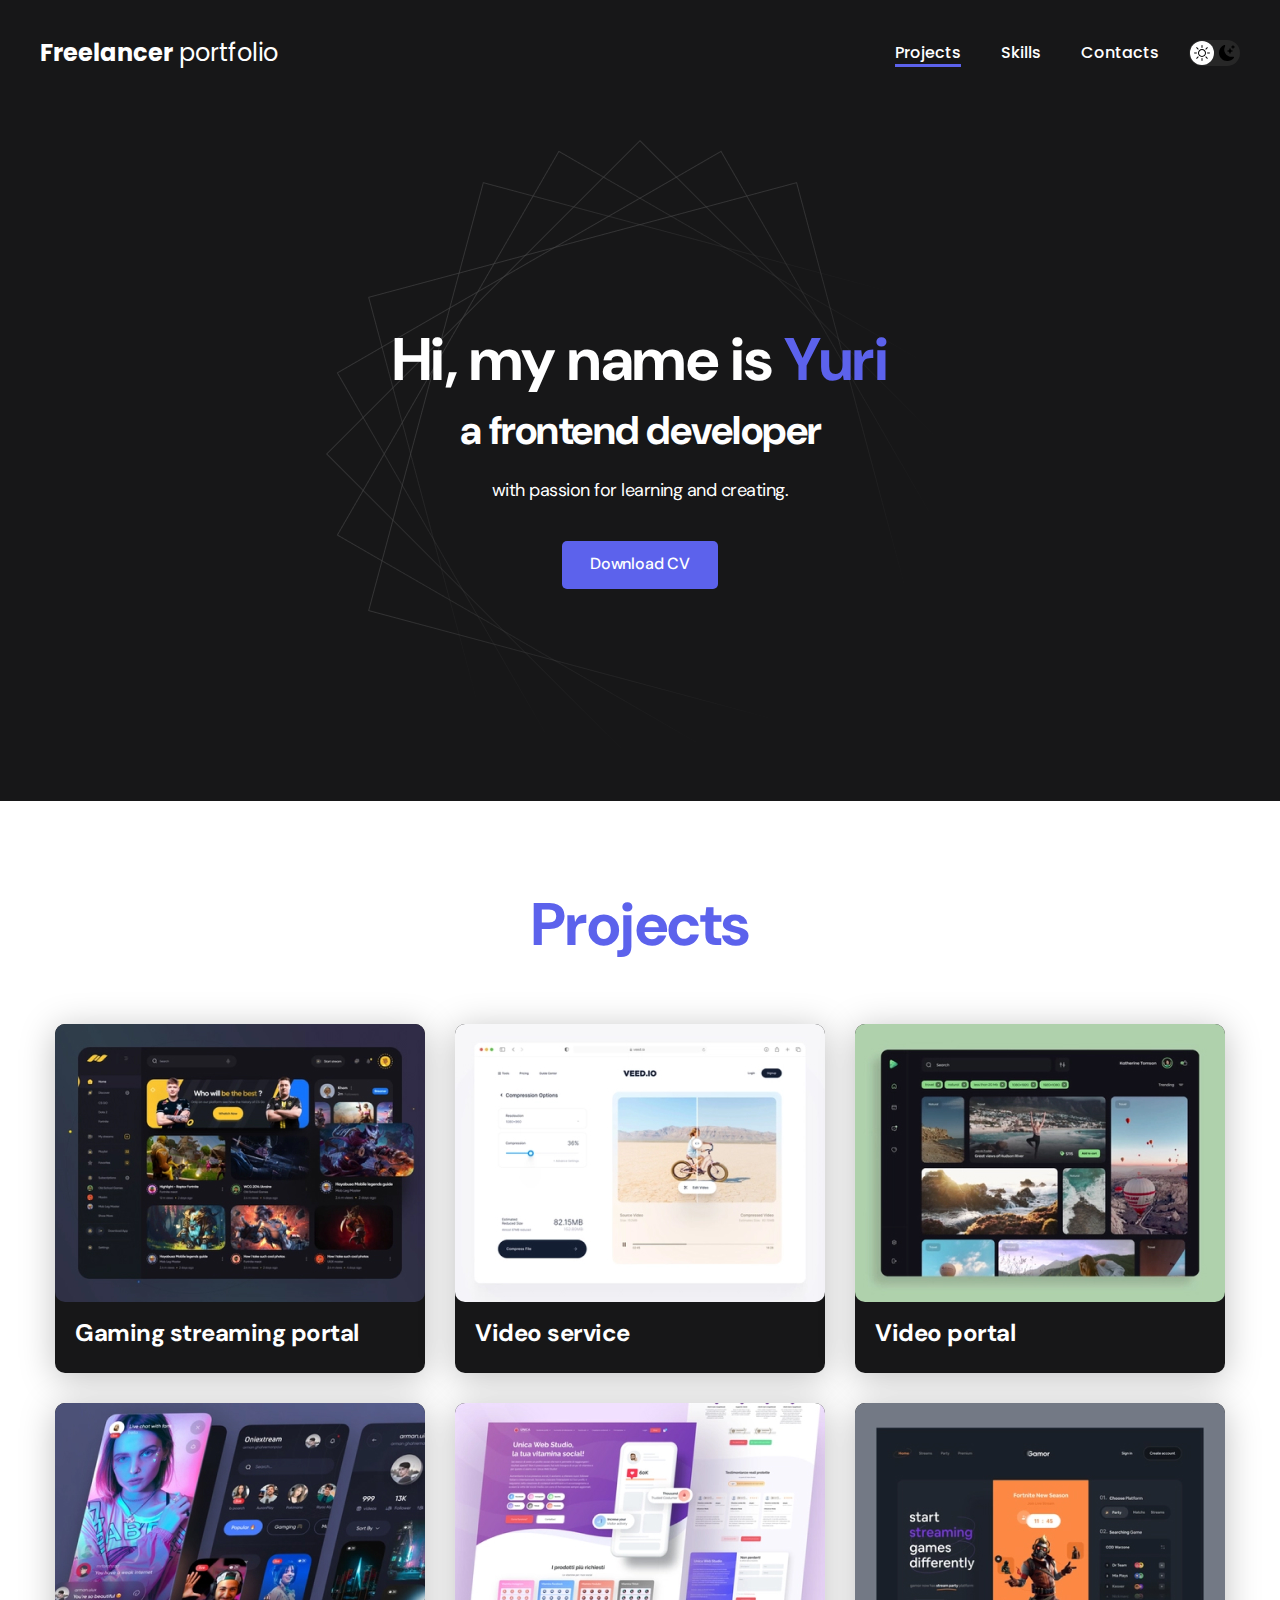
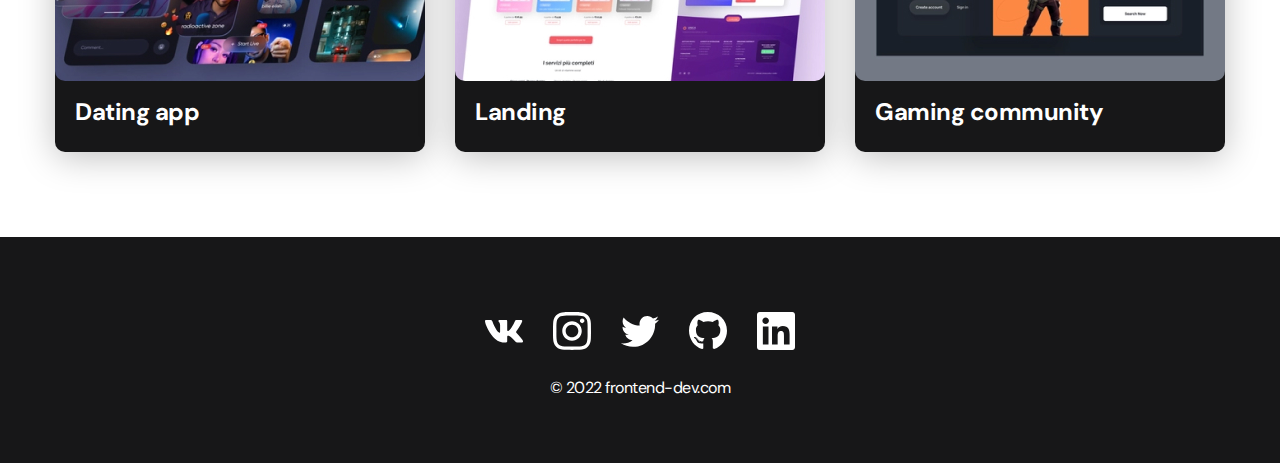
<file: index.html>
<!DOCTYPE html>
<html lang="en">
<head>
    <meta charset="UTF-8">
    <meta http-equiv="X-UA-Compatible" content="IE=edge">
    <meta name="viewport" content="width=device-width, initial-scale=1.0">
    <link rel="stylesheet" href="./css/main.css">
    <title>PortfolioWebSite</title>
</head>
<body>
    <nav class="nav">
        <div class="container">
            <div class="nav-row">
            <a href="./index.html" class="logo"><strong>Freelancer</strong> portfolio</a>
            <button class="dark-mode-btn">
                <img src="./img/icons/sun.svg" alt="Light mode" class="dark-mode-btn__icon">
                <img src="./img/icons/moon.svg" alt="Dark mode" class="dark-mode-btn__icon">
            </button>
            <ul class="nav-list">
                <li class="nav-list__item"><a href="./index.html" class="nav-list__link nav-list__link--active">Projects
                </a></li>
            <li class="nav-list__item"><a href="./skills.html" class="nav-list__link">Skills
                </a></li>
            <li class="nav-list__item"><a href="./contacts.html" class="nav-list__link">Contacts</a></li>
        </ul>
        </div>
    </div>
    </nav>
    <header class="header">
        
            <div class="header__wrapper">
                <h1 class="header__title">
               <strong>Hi, my name is <em> Yuri</em></strong> <br> a frontend developer
                </h1>
                <div class="header__text">
                 <p> with passion for learning and creating. </p> 
                </div>
                <a href="#!" class="btn"> Download CV</a>
            </div>
    </header>
    <main class="section">
        <div class="container">
            <h2 class="title-h1">Projects</h2>
            <ul class="projects">     
                <li class="project"><a href="./index.html"><img src="./img/projects/01.jpg" alt="project img" class="project__img"><h3 class="project__title">Gaming streaming portal</h3></a></li>
                <li class="project"><a href="./project-page.html"><img src="./img/projects/02.jpg" alt="project img" class="project__img"><h3 class="project__title">Video service</h3></a></li>
                <li class="project"><a href="./project03.html"><img src="./img/projects/03.jpg" alt="project img" class="project__img"><h3 class="project__title">Video portal</h3></a></li>
                <li class="project"><img src="./img/projects/04.jpg" alt="project img" class="project__img"><h3 class="project__title">Dating app</h3></li>
                <li class="project"><img src="./img/projects/05.jpg" alt="project img" class="project__img"><h3 class="project__title">Landing</h3></li>
                <li class="project">
                    <img src="./img/projects/06.jpg " alt="project img" class="project__img">
                     <h3 class="project__title">Gaming community</h3>
                </li>
            </ul>
        </div>
    </main>
    <footer class="footer">
        <div class="container">
            <div class="footer__wrapper">
            <ul class="social">
                <li class="social__item"><a href="#!"><img src="./img/icons/vk.svg" alt="vk"></a></li>
                <li class="social__item"><a href="#!"><img src="./img/icons/instagram.svg" alt="instagram"></a></li>
                <li class="social__item"><a href="#!"><img src="./img/icons/twitter.svg" alt="twitter"></a></li>
                <li class="social__item"><a href="#!"><img src="./img/icons/gitHub.svg" alt="gitHub"></a></li>
                <li class="social__item"><a href="#!"><img src="./img/icons/linkedIn.svg" alt="linkedIn"></a></li>
            </ul>
            <div class="copyright">
                <p>© 2022 frontend-dev.com</p>
            </div>
        </div>
        </div>
    </footer>
    <script src="./js/main.js"></script>
</body>
</html>
</file>
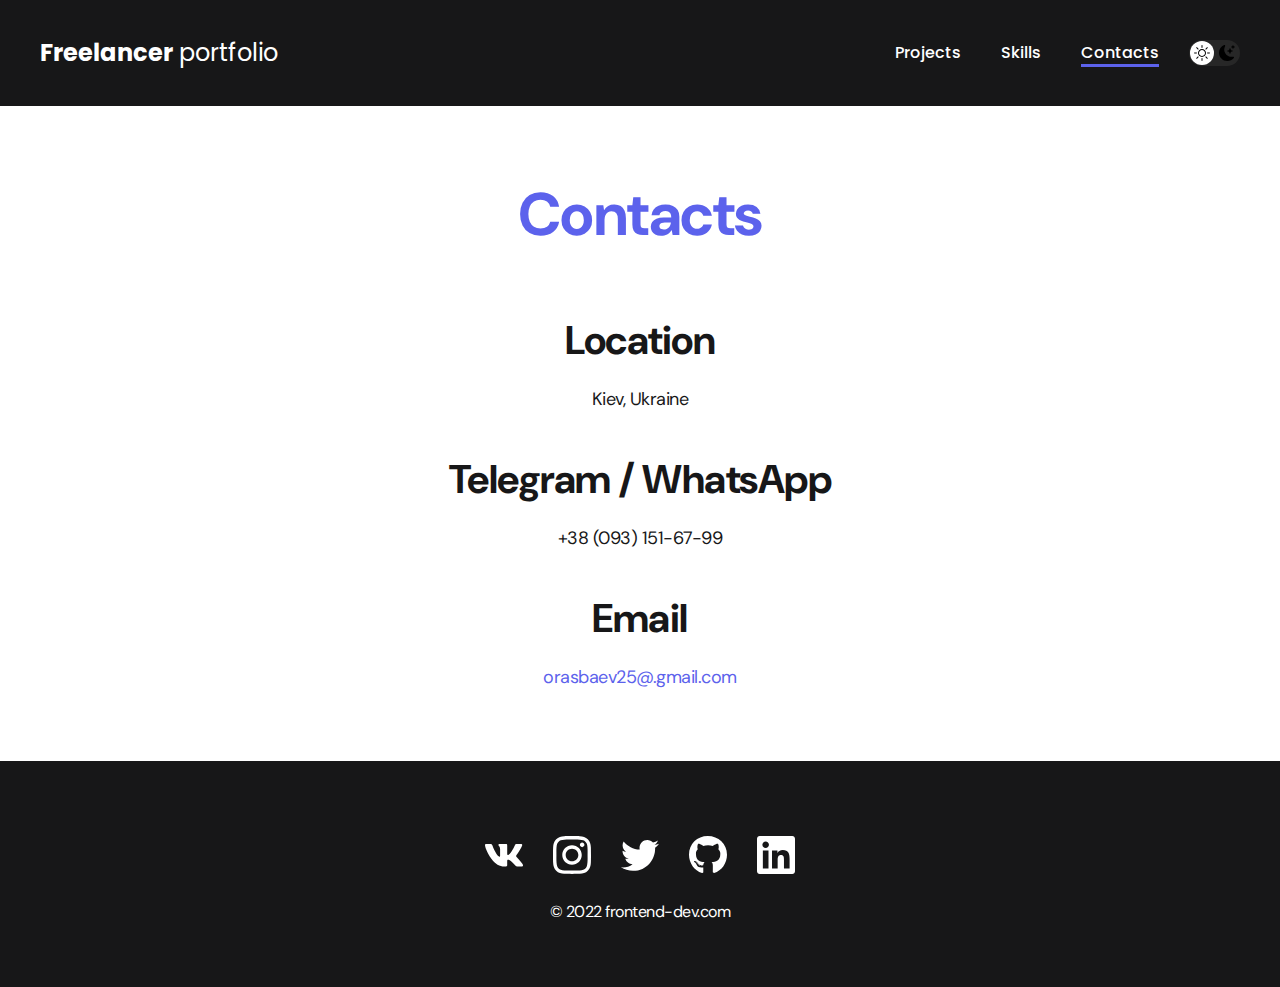
<file: contacts.html>
<!DOCTYPE html>
<html lang="en">
<head>
    <meta charset="UTF-8">
    <meta http-equiv="X-UA-Compatible" content="IE=edge">
    <meta name="viewport" content="width=device-width, initial-scale=1.0">
    <link rel="stylesheet" href="./css/main.css">
    <title>PortfolioWebSite</title>
</head>
<body>
    <nav class="nav">
        <div class="container">
            <div class="nav-row">
            <a href="./index.html" class="logo"><strong>Freelancer</strong> portfolio</a>
            <button class="dark-mode-btn">
                <img src="./img/icons/sun.svg" alt="Light mode" class="dark-mode-btn__icon">
                <img src="./img/icons/moon.svg" alt="Dark mode" class="dark-mode-btn__icon">
            </button>
            <ul class="nav-list">
                <li class="nav-list__item"><a href="./index.html" class="nav-list__link">Projects
                </a></li>
            <li class="nav-list__item"><a href="./skills.html" class="nav-list__link ">Skills
                </a></li>
            <li class="nav-list__item"><a href="./contacts.html" class="nav-list__link  nav-list__link--active">Contacts</a></li>
        </ul>
        </div>
    </div>
    </nav>
    
    <main class="section">
        <div class="project-details">
            <h1 class="title-h1">Contacts</h1>
            <ul class="content-list">
                <li class="content-list__item">
                    <h2>Location </h2>
                    <p>Kiev, Ukraine</p>
                 </li>
                <li class="content-list__item">
                    <h2>Telegram / WhatsApp</h2>
                    <p>+38 (093) 151-67-99</p>
                </li>
                <li class="content-list__item">
                    <h2> Email</h2>
                    <p> <a href="mailto:orasbaev25@.gmail.com"> orasbaev25@.gmail.com</a></p>
                </li>
            </ul> 



          
        </div>
    </main>
    <footer class="footer">
        <div class="container">
            <div class="footer__wrapper">
            <ul class="social">
                <li class="social__item"><a href="#!"><img src="./img/icons/vk.svg" alt="vk"></a></li>
                <li class="social__item"><a href="#!"><img src="./img/icons/instagram.svg" alt="instagram"></a></li>
                <li class="social__item"><a href="#!"><img src="./img/icons/twitter.svg" alt="twitter"></a></li>
                <li class="social__item"><a href="#!"><img src="./img/icons/gitHub.svg" alt="gitHub"></a></li>
                <li class="social__item"><a href="#!"><img src="./img/icons/linkedIn.svg" alt="linkedIn"></a></li>
            </ul>
            <div class="copyright">
                <p>© 2022 frontend-dev.com</p>
            </div>
        </div>
        </div>
    </footer>
    <script src="./js/main.js"></script>

</body>
</html>
</file>
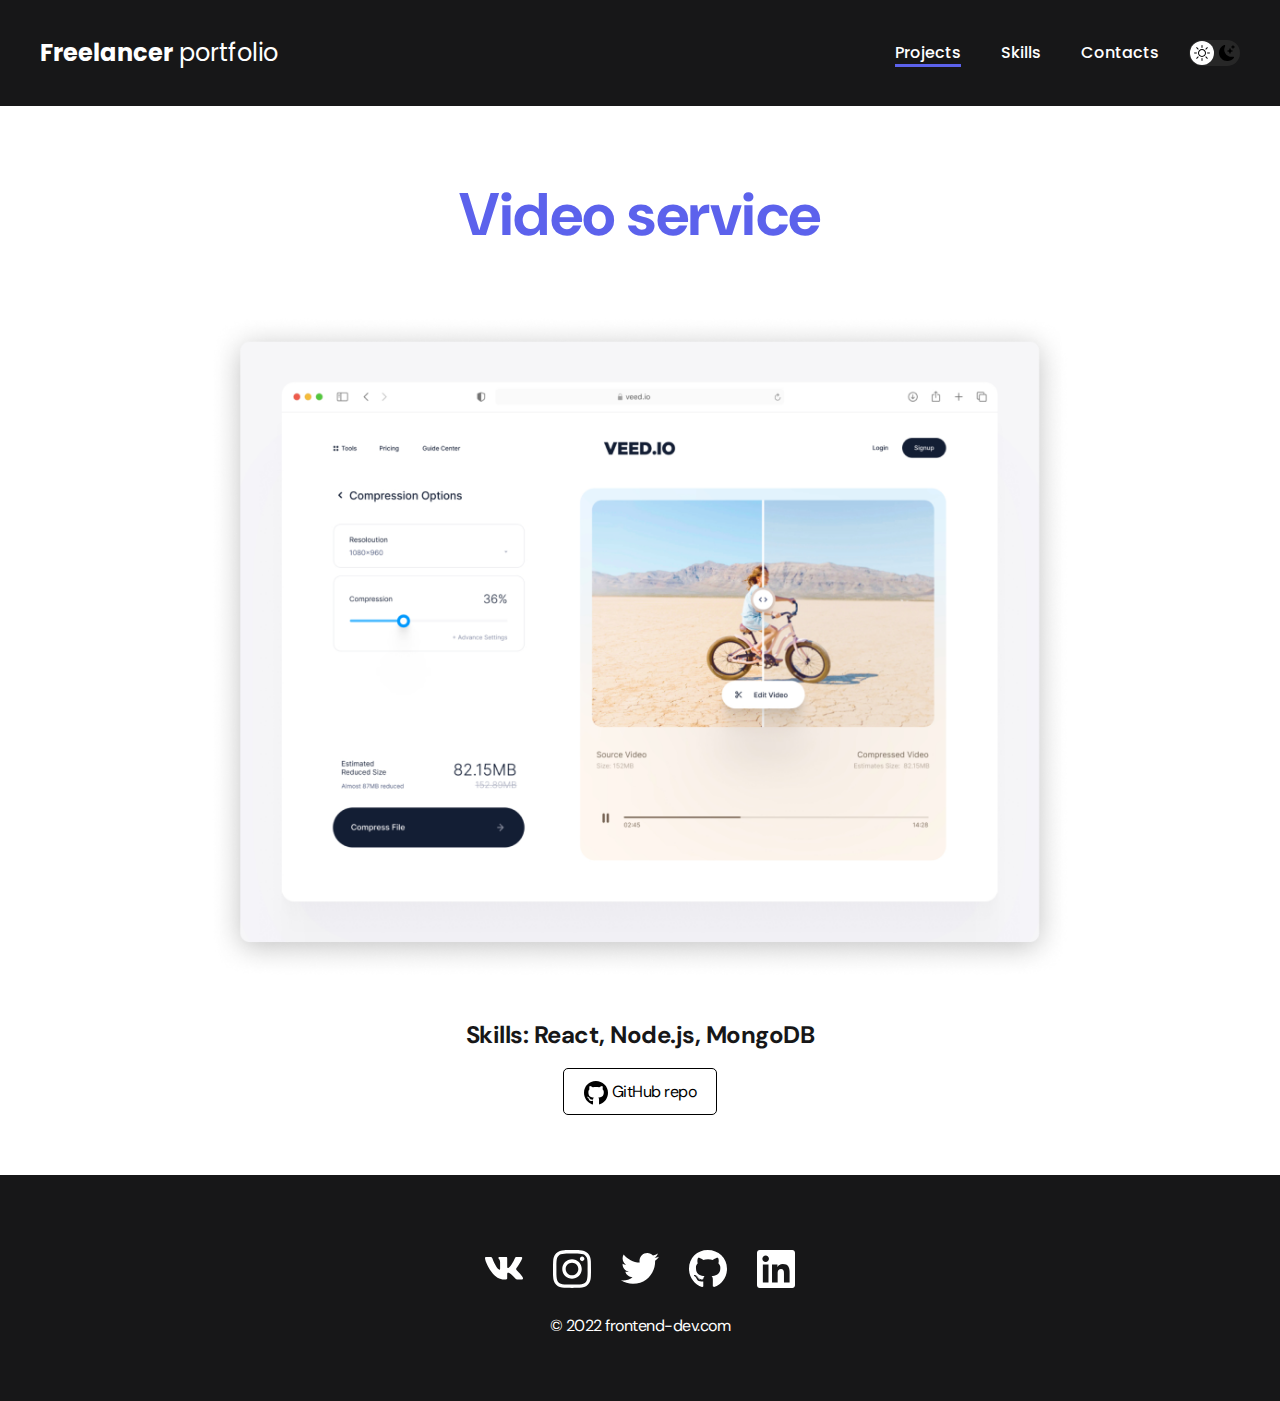
<file: project-page.html>
<!DOCTYPE html>
<html lang="en">
<head>
    <meta charset="UTF-8">
    <meta http-equiv="X-UA-Compatible" content="IE=edge">
    <meta name="viewport" content="width=device-width, initial-scale=1.0">
    <link rel="stylesheet" href="./css/main.css">
    <title>PortfolioWebSite</title>
</head>
<body>
    <nav class="nav">
        <div class="container">
            <div class="nav-row">
            <a href="./index.html" class="logo"><strong>Freelancer</strong> portfolio</a>
            <button class="dark-mode-btn">
                <img src="./img/icons/sun.svg" alt="Light mode" class="dark-mode-btn__icon">
                <img src="./img/icons/moon.svg" alt="Dark mode" class="dark-mode-btn__icon">
            </button>
            <ul class="nav-list">
                <li class="nav-list__item"><a href="./index.html" class="nav-list__link nav-list__link--active">Projects
                </a></li>
            <li class="nav-list__item"><a href="./skills.html" class="nav-list__link">Skills
                </a></li>
            <li class="nav-list__item"><a href="./contacts.html" class="nav-list__link">Contacts</a></li>
        </ul>
        </div>
    </div>
    </nav>
    
    <main class="section">
        <div class="project-details">
            <h1 class="title-h1">Video service</h1>
           <img src="./img/projects/02-big.png" alt="project img" class="project-details__cover">
            <div class="project-details__desc">
                <p>Skills: React, Node.js, MongoDB</p>
            </div>
            <a href="#!" class="btn-outline">
                <img src="./img/icons/gitHub-black.svg" alt="icons gitHub">
                GitHub repo
            </a>
        </div>
    </main>
    <footer class="footer">
        <div class="container">
            <div class="footer__wrapper">
            <ul class="social">
                <li class="social__item"><a href="#!"><img src="./img/icons/vk.svg" alt="vk"></a></li>
                <li class="social__item"><a href="#!"><img src="./img/icons/instagram.svg" alt="instagram"></a></li>
                <li class="social__item"><a href="#!"><img src="./img/icons/twitter.svg" alt="twitter"></a></li>
                <li class="social__item"><a href="#!"><img src="./img/icons/gitHub.svg" alt="gitHub"></a></li>
                <li class="social__item"><a href="#!"><img src="./img/icons/linkedIn.svg" alt="linkedIn"></a></li>
            </ul>
            <div class="copyright">
                <p>© 2022 frontend-dev.com</p>
            </div>
        </div>
        </div>
    </footer>
    <script src="./js/main.js"></script>

</body>
</html>
</file>
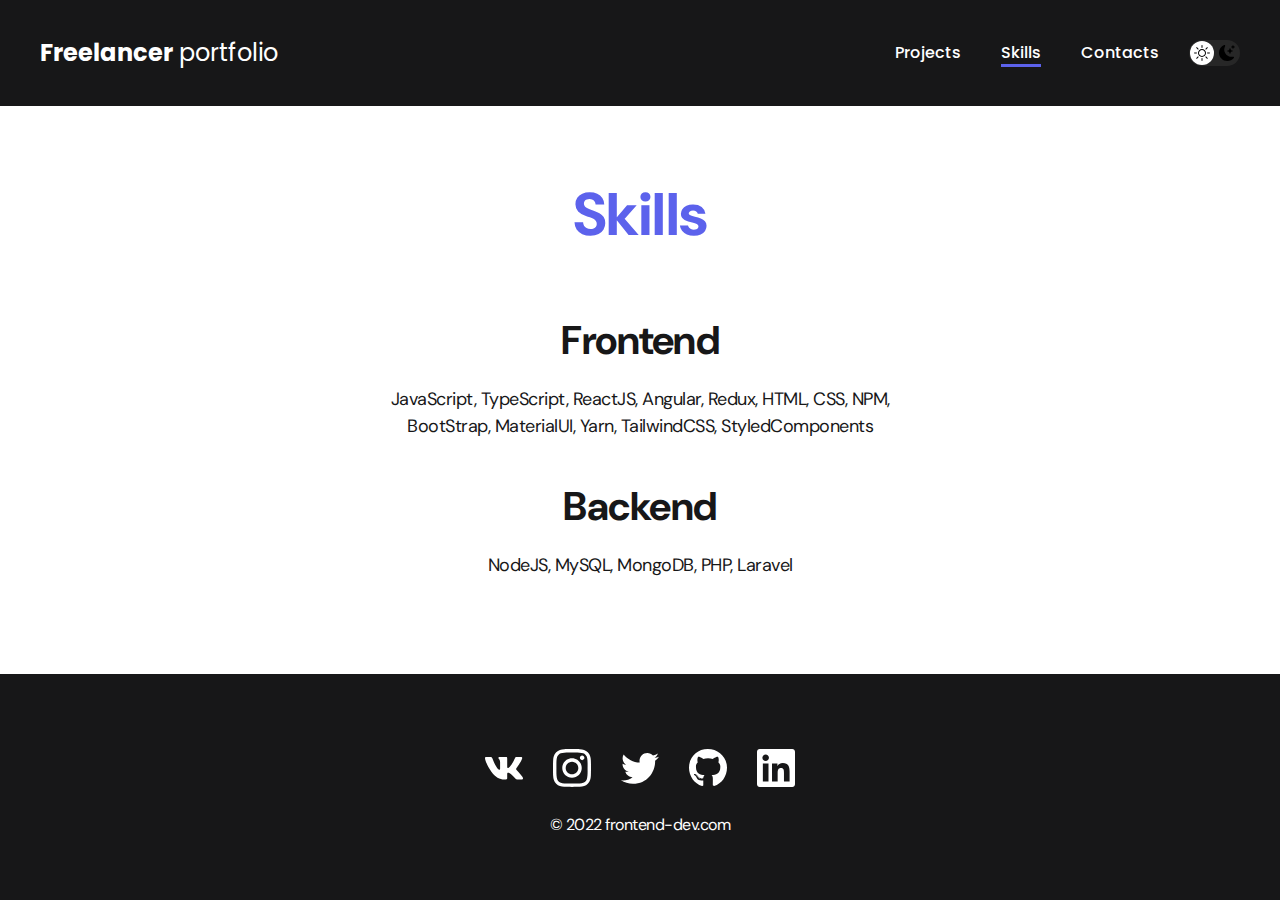
<file: skills.html>
<!DOCTYPE html>
<html lang="en">
<head>
    <meta charset="UTF-8">
    <meta http-equiv="X-UA-Compatible" content="IE=edge">
    <meta name="viewport" content="width=device-width, initial-scale=1.0">
    <link rel="stylesheet" href="./css/main.css">
    <title>PortfolioWebSite</title>
</head>
<body>
    <nav class="nav">
        <div class="container">
            <div class="nav-row">
            <a href="./index.html" class="logo"><strong>Freelancer</strong> portfolio</a>
            <button class="dark-mode-btn">
                <img src="./img/icons/sun.svg" alt="Light mode" class="dark-mode-btn__icon">
                <img src="./img/icons/moon.svg" alt="Dark mode" class="dark-mode-btn__icon">
            </button>
            <ul class="nav-list">
                <li class="nav-list__item"><a href="./index.html" class="nav-list__link">Projects
                </a></li>
            <li class="nav-list__item"><a href="./skills.html" class="nav-list__link  nav-list__link--active">Skills
                </a></li>
            <li class="nav-list__item"><a href="./contacts.html" class="nav-list__link">Contacts</a></li>
        </ul>
        </div>
    </div>
    </nav>
    
    <main class="section">
        <div class="project-details">
            <h1 class="title-h1">Skills</h1>
            <ul class="content-list">
                <li class="content-list__item">
                    <h2>Frontend </h2>
                    <p>JavaScript, TypeScript, ReactJS, Angular, Redux, HTML, CSS, NPM, BootStrap, MaterialUI, Yarn, TailwindCSS, StyledComponents</p>
                 </li>
                <li class="content-list__item">
                    <h2>Backend</h2>
                    <p>NodeJS, MySQL, MongoDB, PHP, Laravel</p>
                </li>
            </ul> 



          
        </div>
    </main>
    <footer class="footer">
        <div class="container">
            <div class="footer__wrapper">
            <ul class="social">
                <li class="social__item"><a href="#!"><img src="./img/icons/vk.svg" alt="vk"></a></li>
                <li class="social__item"><a href="#!"><img src="./img/icons/instagram.svg" alt="instagram"></a></li>
                <li class="social__item"><a href="#!"><img src="./img/icons/twitter.svg" alt="twitter"></a></li>
                <li class="social__item"><a href="#!"><img src="./img/icons/gitHub.svg" alt="gitHub"></a></li>
                <li class="social__item"><a href="#!"><img src="./img/icons/linkedIn.svg" alt="linkedIn"></a></li>
            </ul>
            <div class="copyright">
                <p>© 2022 frontend-dev.com</p>
            </div>
        </div>
        </div>
    </footer>
    <script src="./js/main.js"></script>

</body>
</html>
</file>
<file: css/main.css>
@import './reset.css';
@import url('https://fonts.googleapis.com/css2?family=DM+Sans:wght@400;500;700&family=Poppins:ital,wght@0,400;0,500;1,700&display=swap');

/* font-family: 'Poppins', sans-serif; */

:root{
    --black: #171718;
    --black-border: #26292D;
    --white: #fff;
    --purple: #5C62EC;

    --dark-bg:var(--black);
    --dark-border:var(--black);
    --header-text:var(--white);
    --accent:var(--purple);

    /* Light mode */
    --page-bg: var(--white);
    --text-color: var(--black);

    --project-cart-bg: var(--black);
    --project-cart-text:var(--white);
    --box-shadow: 0px 5px 35px rgba(0, 0, 0, 0.25);

}
.dark{
    --page-bg: #252526;
    --text-color: var(--white);
    --box-shadow: 0px 5px 35px rgba(0, 0, 0, 0.3);

}

html,body{
    font-family: 'DM Sans', sans-serif;
    letter-spacing: -0.5px;
    color: var(--text-color);
    min-height: 100vh;
    display: flex;
    flex-direction: column;
    background-color: var(--page-bg);

}
.none{
    display: none !important;
}

/* nav */
.nav{
    background-color: var(--dark-bg);
    padding: 20px 0;
    color: var(--header-text);
    border-bottom: 1px solid var(--dark-border);
    letter-spacing: normal;
}
.container{
    margin: 0 auto;
    padding: 15px 0;
    max-width: 1200px;
}
.nav-row{
    display: flex;
    justify-content: flex-end;
    align-items: center;
    column-gap: 30px;
    row-gap: 20px;
    flex-wrap: wrap;
}
.logo{
    margin-right: auto;
    color: var(--header-text);
    font-size: 24px;
    font-family: 'Poppins', sans-serif;

}
.logo strong{
    font-weight: 700;
}
.nav-list {
    display: flex;
    flex-wrap: wrap;
    row-gap: 20px;
    align-items: center;
    column-gap: 40px;
    font-style: 16px;
    font-family: 'Poppins', sans-serif;
    font-weight: 500;

}
.nav-list__link {
  color: var(--header-text);
}
.nav-list__link--active, .nav-list__link:hover{
  border-bottom: 3px solid var(--accent);
}
/* .nav-list__link--active{
    position: relative;  
  }
  .nav-list__link--active::before{
    position: absolute;
    top: 100%;
    left: 0;
    content: "";
    display: block;
    height: 2px;
    width: 100%;
    background-color:var(--accent);
  } */

  /* Dark mode btn */
  .dark-mode-btn {
    order: 9;
    display: flex;
    justify-content: space-between;
    position: relative;
    width: 51px;
    height: 26px;
    border-radius: 50px;
    -webkit-border-radius: 50px;
    -moz-border-radius: 50px;
    -ms-border-radius: 50px;
    -o-border-radius: 50px;
    background-color: #272727;
    padding: 5px;

}
.dark-mode-btn::before{
    display: block;
    content: "";
    position: absolute;
    top: 1px;
    left: 1px;
    width: 24px;
    height: 24px;
    background-color: #fff;
    border-radius: 50%;
    -webkit-border-radius: 50%;
    -moz-border-radius: 50%;
    -ms-border-radius: 50%;
    -o-border-radius: 50%;
    transition: left 0.2s ease-in;
    -webkit-transition: left 0.2s ease-in;
    -moz-transition: left 0.2s ease-in;
    -ms-transition: left 0.2s ease-in;
    -o-transition: left 0.2s ease-in;
}
.dark-mode-btn-active::before{
    left: 26px;

}
.dark-mode-btn__icon {
 position: relative;
 z-index: 9;

}
  /* header */
  .header {
    background-color: var(--dark-bg);
    color: var(--header-text);
    min-height: 695px;
    padding: 40px 0;
    display: flex;
    justify-content: center;
    align-items: center;
    text-align: center;
    background-image: url("./../img/header-bg.png");
    background-repeat: no-repeat;
    background-position: center center;
    background-size: auto;
}
.header__wrapper {
    max-width: 660px;
    padding: 0 15px;
    

}
.header__title  {
    margin-bottom: 20px;
    font-size: 40px;
    font-weight: 700;
    line-height: 1.4;
}
.header__title strong {
    font-size: 60px;
    font-weight: 700;
}
.header__title em{
    font-style: normal;
    color: var(--accent);
}
.header__text {
    font-size: 18px;
    line-height: 1.333;
    margin-bottom: 40px;
}
.header__text p + p{
    margin-bottom: 0.5em;
}
/* btn */
.btn {
    display: inline-block;
    height: 48px;
    padding: 12px 28px;
    border-radius: 5px;
    -webkit-border-radius: 5px;
    -moz-border-radius: 5px;
    -ms-border-radius: 5px;
    -o-border-radius: 5px;
    color: var(--white);
    letter-spacing: -0.15px;
    font-size: 16px;
    font-weight: 500;
    background-color: var(--accent);
    transition: opacity 0.2s ease-in;
    -webkit-transition: opacity 0.2s ease-in;
    -moz-transition: opacity 0.2s ease-in;
    -ms-transition: opacity 0.2s ease-in;
    -o-transition: opacity 0.2s ease-in;
}
.btn:hover,.btn-outline:hover{
    opacity: 0.8;
}
.btn:active, .btn-outline:active{
    position: relative;
    top: 2px;
}
/* General */

.section {
    padding: 70px 0;
}
.title-h1 {
    line-height: 1.3;
    font-size: 60px;
    font-weight: 700;
    margin-bottom: 60px;
    color: var(--accent);
    text-align: center;
}

/* projects */
.projects {
    display: flex;
    justify-content: center;
    flex-wrap: wrap;
    row-gap: 30px;
    column-gap: 30px;

}
.project {
    max-width: 370px;
    background-color: var(--project-cart-bg);
    border-radius: 10px;
    -webkit-border-radius: 10px;
    -moz-border-radius: 10px;
    -ms-border-radius: 10px;
    -o-border-radius: 10px;
    box-shadow: --box-shadow;
    -webkit-box-shadow: var(--box-shadow);

}
.project__img {
    border-radius: 10px;
    -webkit-border-radius: 10px;
    -moz-border-radius: 10px;
    -ms-border-radius: 10px;
    -o-border-radius: 10px;
}
.project__title {
    padding: 15px 20px 25px;
    font-weight: 700;
    font-size: 24px;
    line-height: 1.3;
    color: var(--project-cart-text);
}
/* project-details*/
.project-details{
    margin: 0 auto;
    max-width: 865px;
    flex-direction: column;
    align-items: center;
    text-align: center;
}
.project-details__cover {
    max-width: 100%;
    margin-bottom: 40px;
   /* box-shadow:0px 5px 35px rgba(0, 0, 0, 0.25); */
    border-radius: 10px;
}
.project-details__desc {
    font-weight: 700;
    font-size: 24px;
    line-height: 1.3;
    margin-bottom: 30px;
}
.btn-outline {
    /* display: flex;
    column-gap: 10px;
    align-items: center; */
    background-color: var(--white);
    padding: 12px 20px;
    border: 1px solid black;
    color: #000;
    border-radius: 5px;
    -webkit-border-radius: 5px;
    -moz-border-radius: 5px;
    -ms-border-radius: 5px;
    -o-border-radius: 5px;
    height: 48px;
}
/* skills */
.content-list {
    max-width: 570px;
    display: flex;
    row-gap: 40px;
    text-align: center;
    margin: 0 auto;
    flex-direction: column;
}
.content-list a {
    color: var(--accent);
}
.content-list__item {
    font-size: 18px;
    line-height: 1.5;
}
.content-list__item p + p {
    margin-top: 0.5em;
}
.content-list__item h2{
    margin-bottom: 20px;
    font-weight: 700;
    font-size: 40px;
    line-height: 1.3;
}
/* footer */
.footer {
 background-color: var(--dark-bg);
 padding: 60px 0 50px;
 color: var(--header-text);
 margin-top: auto;
}
.footer__wrapper {
    display: flex;
    flex-direction: column;
    align-items: center;
    row-gap: 27px;
}
.social {
    display: flex;
    column-gap: 30px;
    align-items: center;
}

.copyright {
    font-size: 16px;
}
.copyright p + p{
    margin-top: 0.5em;
}

@media(max-width: 620px){
    .header{
        min-height: unset;
    }
    .header__title{
        font-size: 30px;
    }
    .header__title strong  {
        font-size: 40px;
    }
    /* Nav */
    .nav-row{
        justify-content: space-between;
    }
    .dark-mode-btn{
        order: 0;
    }

    .section{
        padding: 40px 0;
    }
    .title-h1{
        margin-bottom: 30px;
        font-size: 40px;
    }
    .project__title{
        font-size: 22px;
    }
    .project-details__desc{
        margin-bottom: 20px;
        font-size: 22px;
    }
    .footer{
        padding: 40px 0 30px;
    }
    .footer__wrapper{
        row-gap: 20px;
    }
    .social__item{
        width: 28px;
    }
    .content-list {
        row-gap: 20px;
    }
    .content-list__item{
        font-size: 16px;
    }

}
</file>
